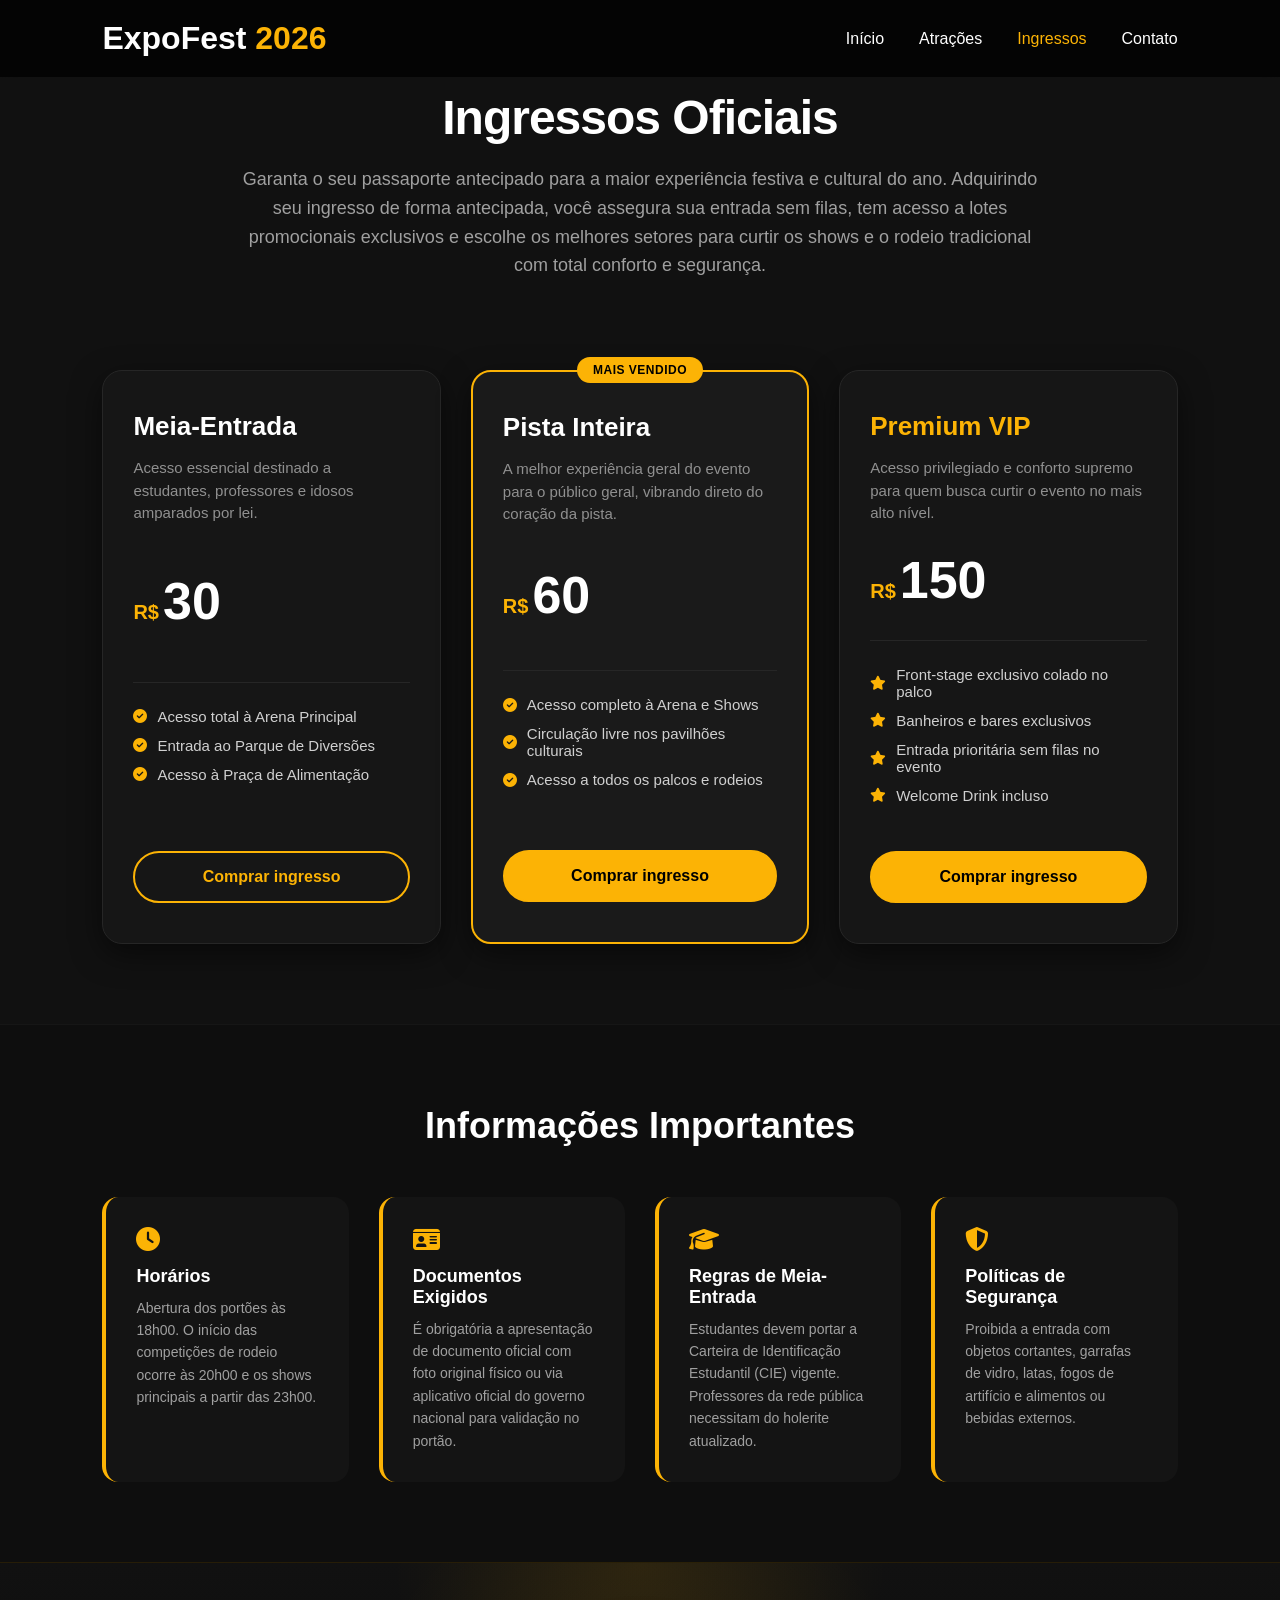
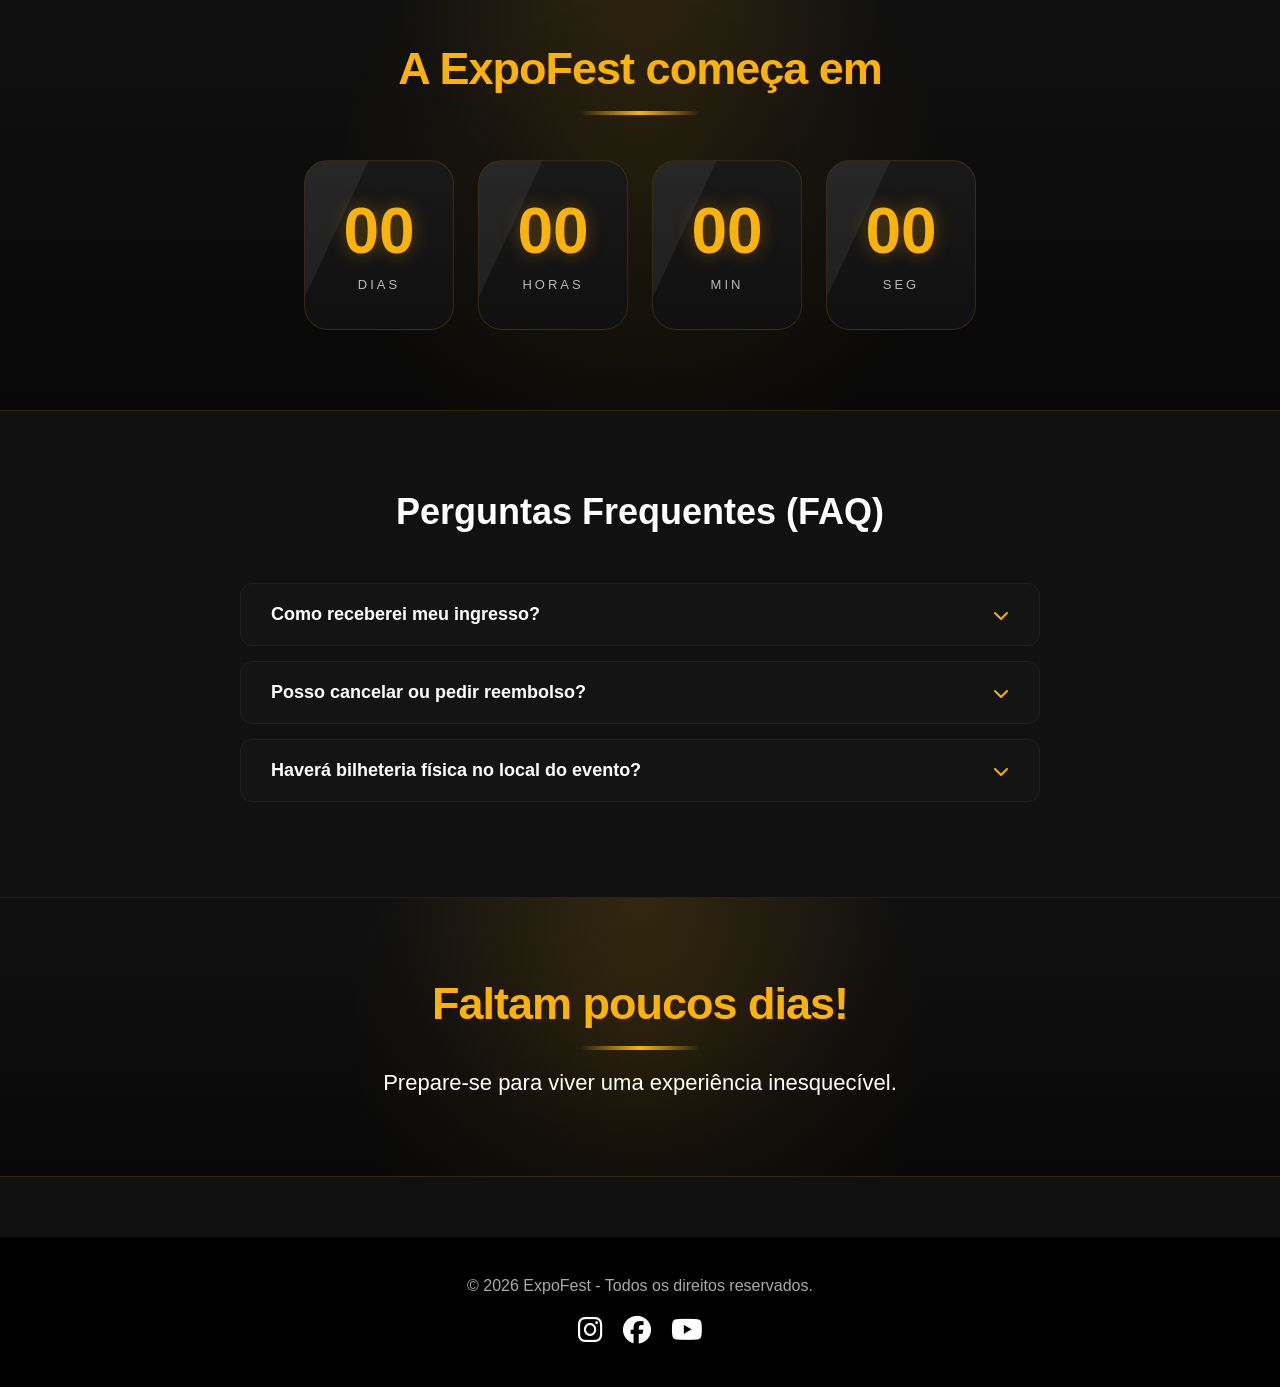
<file: ingressos.html>
<!DOCTYPE html>
<html lang="pt-BR">
<head>
    <meta charset="UTF-8">
    <meta name="viewport" content="width=device-width, initial-scale=1.0">
    <title>Ingressos da Festa - Expofesta Paulistana 2026 </title>

    <link rel="preconnect" href="https://fonts.googleapis.com">
    <link rel="preconnect" href="https://fonts.gstatic.com" crossorigin>
    <link href="https://fonts.googleapis.com/css2?family=Plus+Jakarta+Sans:wght@400;500;600;700;800&display=swap" rel="stylesheet">
    <link rel="stylesheet" href="https://cdnjs.cloudflare.com/ajax/libs/font-awesome/6.5.2/css/all.min.css">
    
    <link rel="stylesheet" href="ingressos.css">
    <link rel="stylesheet" href="style.css">
</head>
<body>

    <header>

        <div class="logo">
            <h1>ExpoFest <span>2026</span></h1>
        </div>

        <nav>
            <ul>
                <li><a href="index.html">Início</a></li>
                <li><a href="atracoes.html">Atrações</a></li>
                <li><a href="ingressos.html" class="active">Ingressos</a></li>
                <li><a href="#faq">Contato</a></li> </ul>
        </nav>

    </header>

    <section class="ingressos-hero">
        <div class="hero-container">
            <h2>Ingressos Oficiais</h2>
            <p>Garanta o seu passaporte antecipado para a maior experiência festiva e cultural do ano. Adquirindo seu ingresso de forma antecipada, você assegura sua entrada sem filas, tem acesso a lotes promocionais exclusivos e escolhe os melhores setores para curtir os shows e o rodeio tradicional com total conforto e segurança.</p>
        </div>
    </section>

    <section class="cards-section">
        <div class="cards-container">

            <div class="ticket-card">
                <div class="card-header">
                    <h3>Meia-Entrada</h3>
                    <p class="ticket-desc">Acesso essencial destinado a estudantes, professores e idosos amparados por lei.</p>
                </div>
                <div class="card-price">
                    <span class="currency">R$</span><span class="price-value">30</span>
                </div>
                <ul class="ticket-benefits">
                    <li><i class="fa-solid fa-circle-check"></i> Acesso total à Arena Principal</li>
                    <li><i class="fa-solid fa-circle-check"></i> Entrada ao Parque de Diversões</li>
                    <li><i class="fa-solid fa-circle-check"></i> Acesso à Praça de Alimentação</li>
                </ul>
                <button class="btn-comprar" data-ticket="Meia-Entrada" data-price="30">Comprar ingresso</button>
            </div>

            <div class="ticket-card featured">
                <div class="badge-featured">Mais Vendido</div>
                <div class="card-header">
                    <h3>Pista Inteira</h3>
                    <p class="ticket-desc">A melhor experiência geral do evento para o público geral, vibrando direto do coração da pista.</p>
                </div>
                <div class="card-price">
                    <span class="currency">R$</span><span class="price-value">60</span>
                </div>
                <ul class="ticket-benefits">
                    <li><i class="fa-solid fa-circle-check"></i> Acesso completo à Arena e Shows</li>
                    <li><i class="fa-solid fa-circle-check"></i> Circulação livre nos pavilhões culturais</li>
                    <li><i class="fa-solid fa-circle-check"></i> Acesso a todos os palcos e rodeios</li>
                </ul>
                <button class="btn-comprar" data-ticket="Pista Inteira" data-price="60">Comprar ingresso</button>
            </div>

            <div class="ticket-card vip">
                <div class="card-header">
                    <h3>Premium VIP</h3>
                    <p class="ticket-desc">Acesso privilegiado e conforto supremo para quem busca curtir o evento no mais alto nível.</p>
                </div>
                <div class="card-price">
                    <span class="currency">R$</span><span class="price-value">150</span>
                </div>
                <ul class="ticket-benefits">
                    <li><i class="fa-solid fa-star"></i> Front-stage exclusivo colado no palco</li>
                    <li><i class="fa-solid fa-star"></i> Banheiros e bares exclusivos</li>
                    <li><i class="fa-solid fa-star"></i> Entrada prioritária sem filas no evento</li>
                    <li><i class="fa-solid fa-star"></i> Welcome Drink incluso</li>
                </ul>
                <button class="btn-comprar" data-ticket="Premium VIP" data-price="150">Comprar ingresso</button>
            </div>

        </div>
    </section>

    <section id="informacoes" class="info-section">
        <h2>Informações Importantes</h2>
        <div class="info-grid">
            <div class="info-box">
                <i class="fa-solid fa-clock"></i>
                <h4>Horários</h4>
                <p>Abertura dos portões às 18h00. O início das competições de rodeio ocorre às 20h00 e os shows principais a partir das 23h00.</p>
            </div>
            <div class="info-box">
                <i class="fa-solid fa-id-card"></i>
                <h4>Documentos Exigidos</h4>
                <p>É obrigatória a apresentação de documento oficial com foto original físico ou via aplicativo oficial do governo nacional para validação no portão.</p>
            </div>
            <div class="info-box">
                <i class="fa-solid fa-graduation-cap"></i>
                <h4>Regras de Meia-Entrada</h4>
                <p>Estudantes devem portar a Carteira de Identificação Estudantil (CIE) vigente. Professores da rede pública necessitam do holerite atualizado.</p>
            </div>
            <div class="info-box">
                <i class="fa-solid fa-shield-halved"></i>
                <h4>Políticas de Segurança</h4>
                <p>Proibida a entrada com objetos cortantes, garrafas de vidro, latas, fogos de artifício e alimentos ou bebidas externos.</p>
            </div>
        </div>
    </section>

    <section class="contador">
    <h2> A ExpoFest começa em</h2>

    <div class="contador-box">
        <div class="tempo">
            <span id="dias">00</span>
            <small>Dias</small>
        </div>

        <div class="tempo">
            <span id="horas">00</span>
            <small>Horas</small>
        </div>

        <div class="tempo">
            <span id="minutos">00</span>
            <small>Min</small>
        </div>

        <div class="tempo">
            <span id="segundos">00</span>
            <small>Seg</small>
        </div>
    </div>
</section>

    <section id="faq" class="faq-section">
        <h2>Perguntas Frequentes (FAQ)</h2>
        <div class="faq-container">
            <div class="faq-item">
                <div class="faq-question">
                    <h3>Como receberei meu ingresso?</h3>
                    <i class="fa-solid fa-chevron-down"></i>
                </div>
                <div class="faq-answer">
                    <p>Logo após a aprovação do pagamento, você receberá um e-mail de confirmação contendo o link para download do seu ingresso em formato PDF e o código QR Code para apresentação no celular.</p>
                </div>
            </div>
            <div class="faq-item">
                <div class="faq-question">
                    <h3>Posso cancelar ou pedir reembolso?</h3>
                    <i class="fa-solid fa-chevron-down"></i>
                </div>
                <div class="faq-answer">
                    <p>Sim, cancelamentos e reembolsos integrais podem ser solicitados em até 7 dias corridos após a data de aquisição, desde que o pedido ocorra em até 48 horas de antecedência do início do evento.</p>
                </div>
            </div>
            <div class="faq-item">
                <div class="faq-question">
                    <h3>Haverá bilheteria física no local do evento?</h3>
                    <i class="fa-solid fa-chevron-down"></i>
                </div>
                <div class="faq-answer">
                    <p>Caso os lotes não se esgotem de forma online, haverá venda residual de ingressos físicos na portaria do evento a partir das 17h, sujeitos a reajustes de preço.</p>
                </div>
            </div>
        </div>
    </section>

    <div id="modal-checkout" class="modal">
        <div class="modal-content">
            <span class="close-modal">&times;</span>
            <i class="fa-solid fa-circle-check success-icon"></i>
            <h2>Ingresso adicionado ao carrinho</h2>
            <p>Seu ingresso para o setor <strong id="modal-ticket-name">---</strong> foi reservado e está aguardando pagamento.</p>
            <div class="modal-summary">
                <span>Total a Pagar:</span>
                <strong id="modal-ticket-price">R$ 00,00</strong>
            </div>
            <button class="btn-finalizar" onclick="window.location.reload();">Ir para o Pagamento</button>
        </div>
    </div>

<section class="contador">

    <h2>Faltam poucos dias!</h2>

    <p>Prepare-se para viver uma experiência inesquecível.</p>
</section>




<footer>

    <p>
        © 2026 ExpoFest - Todos os direitos reservados.
    </p>

    <div class="redes">

        <a href="#"><i class="fab fa-instagram"></i></a>

        <a href="#"><i class="fab fa-facebook"></i></a>

        <a href="#"><i class="fab fa-youtube"></i></a>

    </div>

</footer>
<script src="ingressos.js"></script>

</body>
</html>
</file>
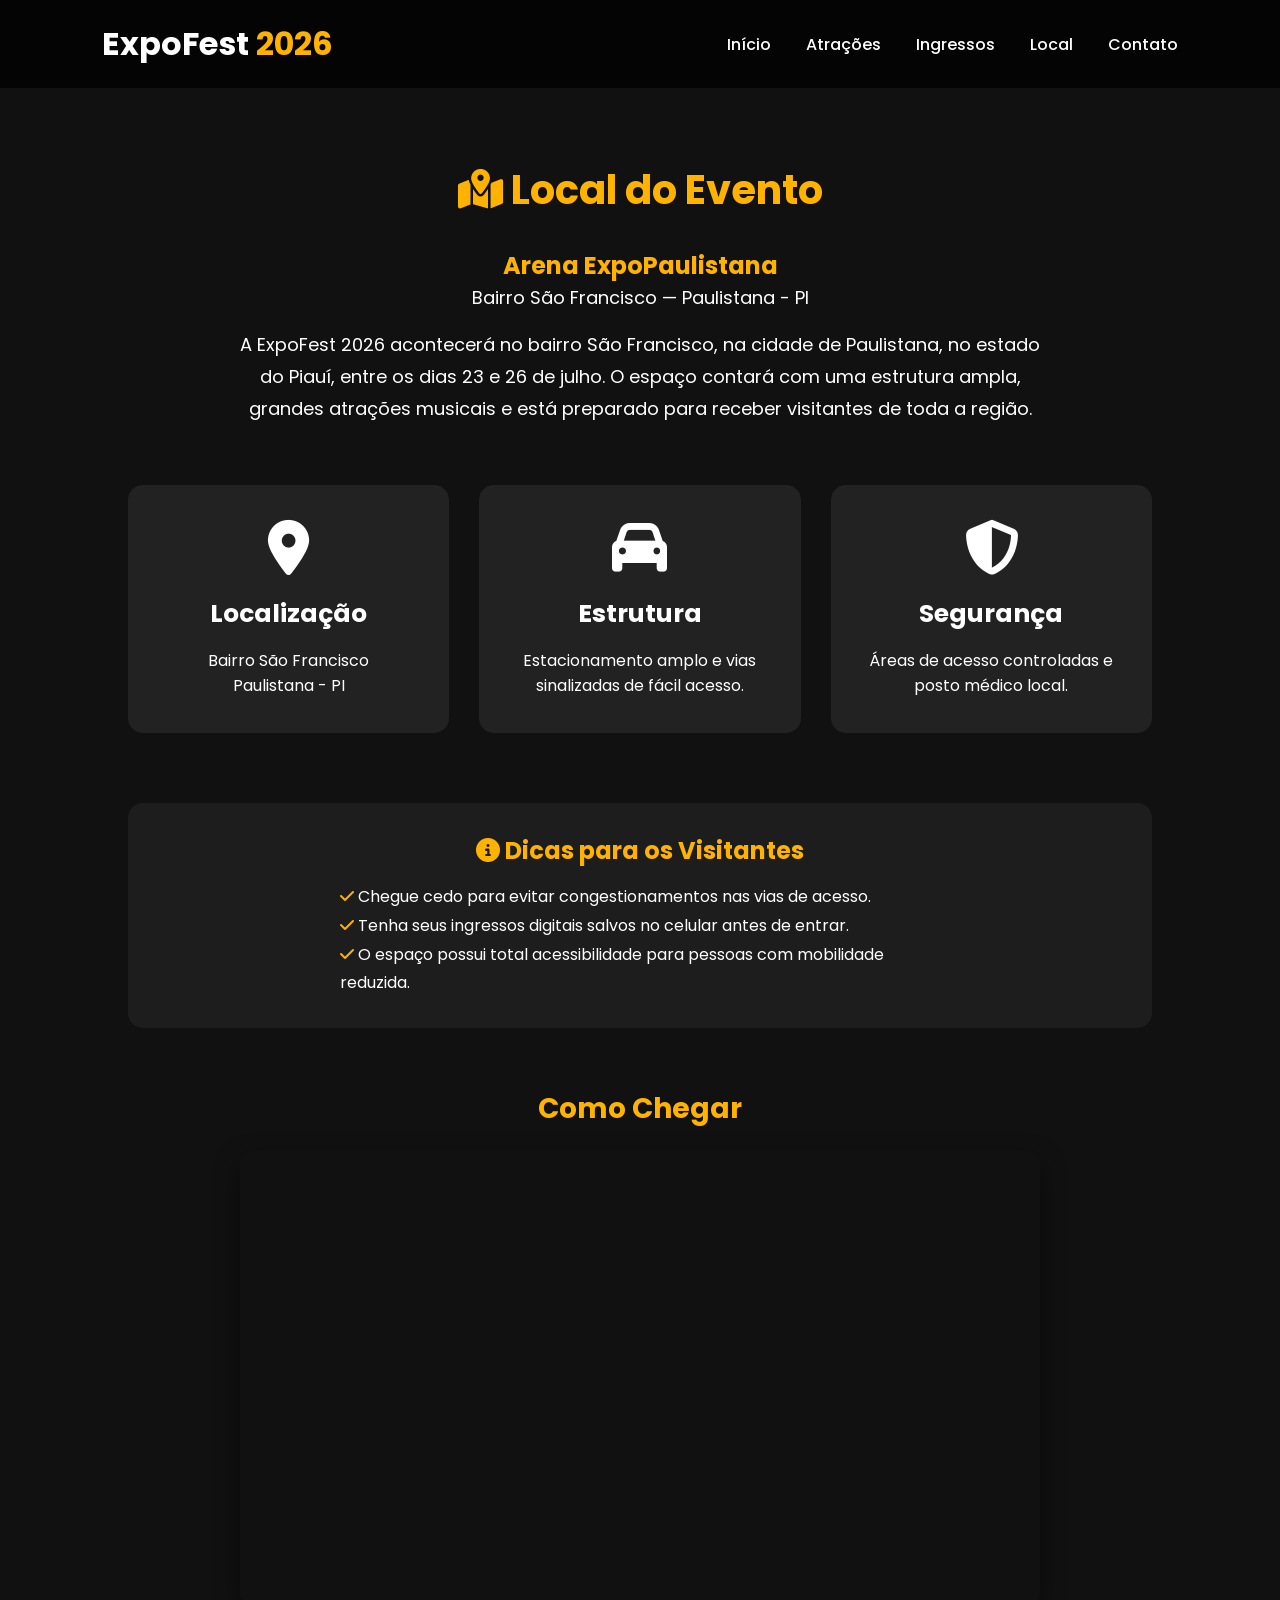
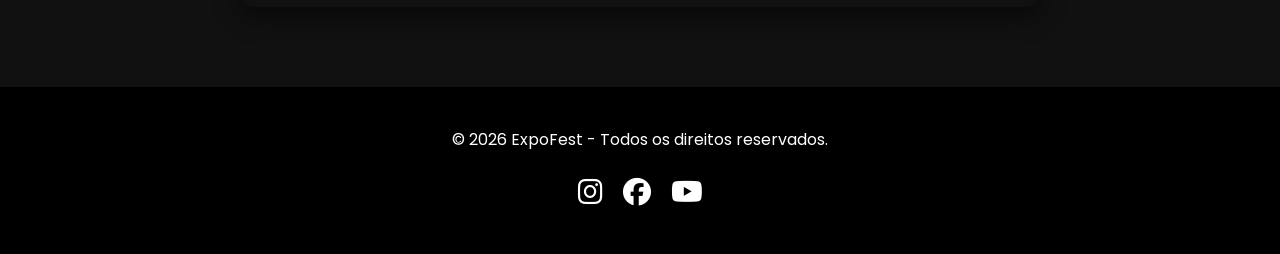
<file: local.html>
<!DOCTYPE html>
<html lang="pt-BR">
<head>
    <meta charset="UTF-8">
    <meta name="viewport" content="width=device-width, initial-scale=1.0">
    <title>Local do Evento - ExpoFest 2026</title>
    
    <link rel="stylesheet" href="style.css">
    <link rel="preconnect" href="https://fonts.googleapis.com">
    <link rel="preconnect" href="https://fonts.gstatic.com" crossorigin>
    <link href="https://fonts.googleapis.com/css2?family=Poppins:wght@300;400;600;700&display=swap" rel="stylesheet">
    <link rel="stylesheet" href="https://cdnjs.cloudflare.com/ajax/libs/font-awesome/6.5.2/css/all.min.css">
</head>
<body>

    <header>
        <div class="logo">
            <h1>ExpoFest <span>2026</span></h1>
        </div>
        <nav>
            <ul>
                <li><a href="index.html">Início</a></li>
                <li><a href="atracoes.html">Atrações</a></li>
                <li><a href="ingressos.html">Ingressos</a></li>
                <li><a href="local_evento.html">Local</a></li>
                <li><a href="contato.html">Contato</a></li>
            </ul>
        </nav>
    </header>

    <main style="padding: 140px 10% 60px 10%; text-align: center;">
        
        <section class="sobre" style="padding: 20px 0;">
            <h2><i class="fa-solid fa-map-location-dot"></i> Local do Evento</h2>
            <p style="font-size: 24px; color: #ffb300; margin-top: 10px;"><strong>Arena ExpoPaulistana</strong></p>
            <p style="font-size: 18px; color: #fff; margin-bottom: 15px;">Bairro São Francisco — Paulistana - PI</p>
            <p style="margin-top: 15px; max-width: 800px; margin-left: auto; margin-right: auto;">
                A ExpoFest 2026 acontecerá no bairro São Francisco, na cidade de Paulistana, no estado do Piauí,
                entre os dias 23 e 26 de julho. O espaço contará com uma estrutura ampla, grandes atrações
                musicais e está preparado para receber visitantes de toda a região.
            </p>
        </section>

        <section class="destaques" style="background: none; padding: 40px 0;">
            <div class="cards">
                
                <div class="card">
                    <i class="fa-solid fa-location-dot"></i>
                    <h3>Localização</h3>
                    <p>Bairro São Francisco<br>Paulistana - PI</p>
                </div>

                <div class="card">
                    <i class="fa-solid fa-car"></i>
                    <h3>Estrutura</h3>
                    <p>Estacionamento amplo e vias sinalizadas de fácil acesso.</p>
                </div>

                <div class="card">
                    <i class="fa-solid fa-shield-halved"></i>
                    <h3>Segurança</h3>
                    <p>Áreas de acesso controladas e posto médico local.</p>
                </div>

            </div>
        </section>

        <section style="margin-top: 30px; background: rgba(255,255,255,0.05); padding: 30px; border-radius: 15px;">
            <h3 style="font-size: 24px; color: #ffb300; margin-bottom: 15px;"><i class="fa-solid fa-circle-info"></i> Dicas para os Visitantes</h3>
            <ul style="list-style: none; padding: 0; text-align: left; max-width: 600px; margin: 0 auto; line-height: 1.8;">
                <li><i class="fa-solid fa-check" style="color: #ffb300;"></i> Chegue cedo para evitar congestionamentos nas vias de acesso.</li>
                <li><i class="fa-solid fa-check" style="color: #ffb300;"></i> Tenha seus ingressos digitais salvos no celular antes de entrar.</li>
                <li><i class="fa-solid fa-check" style="color: #ffb300;"></i> O espaço possui total acessibilidade para pessoas com mobilidade reduzida.</li>
            </ul>
        </section>

        <section style="margin-top: 40px; padding: 20px 0;">
            <h3 style="font-size: 28px; color: #ffb300; margin-bottom: 20px;">Como Chegar</h3>
            <div style="width: 100%; max-width: 800px; margin: 0 auto; border-radius: 15px; overflow: hidden; box-shadow: 0 10px 25px rgba(0,0,0,0.5);">
                <iframe 
                    src="https://www.google.com/maps/embed?pb=!1m18!1m12!1m3!1d15714.733618197177!2d-41.15582995!3d-8.4912384!2m3!1f0!2f0!3f0!3m2!1i1024!2i768!4f13.1!3m3!1m2!1s0x79e564fcbfb51a1%3A0x6b81a94e9f75dfd!2sPaulistana%2C%20PI%2C%2064750-000!5e0!3m2!1spt-BR!2sbr!4v1718900000000!5m2!1spt-BR!2sbr" 
                    width="100%" 
                    height="450" 
                    style="border:0;" 
                    allowfullscreen="" 
                    loading="lazy" 
                    referrerpolicy="no-referrer-when-downgrade">
                </iframe>
            </div>
        </section>

    </main>

    <footer>
        <p>© 2026 ExpoFest - Todos os direitos reservados.</p>
        <div class="redes">
            <a href="https://instagram.com" target="_blank"><i class="fab fa-instagram"></i></a>
            <a href="https://facebook.com" target="_blank"><i class="fab fa-facebook"></i></a>
            <a href="https://youtube.com" target="_blank"><i class="fab fa-youtube"></i></a>
        </div>
    </footer>

</body>
</html>
</file>
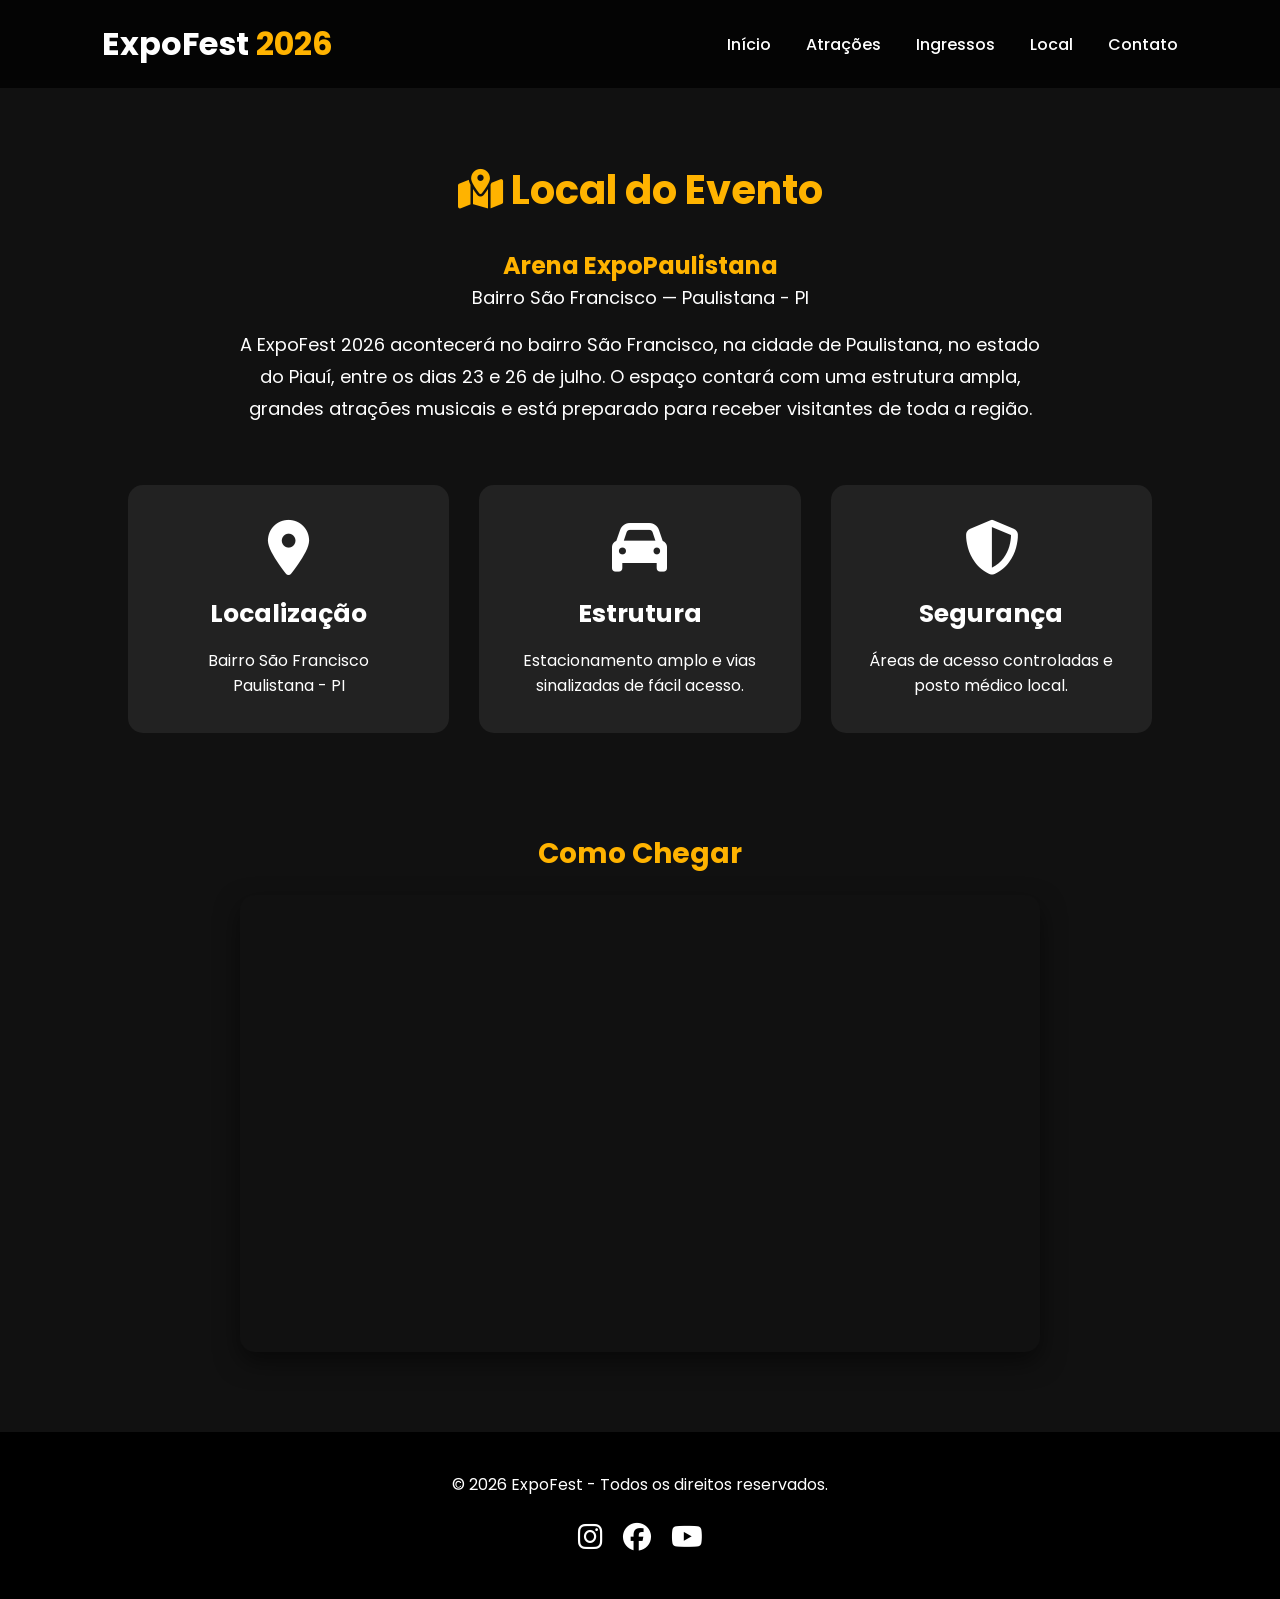
<file: local_evento.html>
<!DOCTYPE html>
<html lang="pt-BR">
<head>
    <meta charset="UTF-8">
    <meta name="viewport" content="width=device-width, initial-scale=1.0">
    <title>Local do Evento - ExpoFest 2026</title>
    
    <link rel="stylesheet" href="style.css">
    <link rel="preconnect" href="https://fonts.googleapis.com">
    <link rel="preconnect" href="https://fonts.gstatic.com" crossorigin>
    <link href="https://fonts.googleapis.com/css2?family=Poppins:wght@300;400;600;700&display=swap" rel="stylesheet">
    <link rel="stylesheet" href="https://cdnjs.cloudflare.com/ajax/libs/font-awesome/6.5.2/css/all.min.css">
</head>
<body>

    <header>
        <div class="logo">
            <h1>ExpoFest <span>2026</span></h1>
        </div>
        <nav>
            <ul>
                <li><a href="index.html">Início</a></li>
                <li><a href="atracoes.html">Atrações</a></li>
                <li><a href="ingressos.html">Ingressos</a></li>
                <li><a href="local_evento.html">Local</a></li>
                <li><a href="contato.html">Contato</a></li>
            </ul>
        </nav>
    </header>

    <main style="padding: 140px 10% 60px 10%; text-align: center;">
        
        <section class="sobre" style="padding: 20px 0;">
            <h2><i class="fa-solid fa-map-location-dot"></i> Local do Evento</h2>
            <p style="font-size: 24px; color: #ffb300; margin-top: 10px;"><strong>Arena ExpoPaulistana</strong></p>
            <p style="font-size: 18px; color: #fff; margin-bottom: 15px;">Bairro São Francisco — Paulistana - PI</p>
            <p style="margin-top: 15px; max-width: 800px; margin-left: auto; margin-right: auto;">
                A ExpoFest 2026 acontecerá no bairro São Francisco, na cidade de Paulistana, no estado do Piauí,
                entre os dias 23 e 26 de julho. O espaço contará com uma estrutura ampla, grandes atrações
                musicais e está preparado para receber visitantes de toda a região.
            </p>
        </section>

        <section class="destaques" style="background: none; padding: 40px 0;">
            <div class="cards">
                
                <div class="card">
                    <i class="fa-solid fa-location-dot"></i>
                    <h3>Localização</h3>
                    <p>Bairro São Francisco<br>Paulistana - PI</p>
                </div>

                <div class="card">
                    <i class="fa-solid fa-car"></i>
                    <h3>Estrutura</h3>
                    <p>Estacionamento amplo e vias sinalizadas de fácil acesso.</p>
                </div>

                <div class="card">
                    <i class="fa-solid fa-shield-halved"></i>
                    <h3>Segurança</h3>
                    <p>Áreas de acesso controladas e posto médico local.</p>
                </div>

            </div>
        </section>

        <section style="margin-top: 40px; padding: 20px 0;">
            <h3 style="font-size: 28px; color: #ffb300; margin-bottom: 20px;">Como Chegar</h3>
            <div style="width: 100%; max-width: 800px; margin: 0 auto; border-radius: 15px; overflow: hidden; box-shadow: 0 10px 25px rgba(0,0,0,0.5);">
                <iframe 
                    src="https://www.google.com/maps/embed?pb=!1m18!1m12!1m3!1d15764.571409971935!2d-41.140082729061614!3d-8.13426188258385!2m3!1f0!2f0!3f0!3m2!1i1024!2i768!4f13.1!3m3!1m2!1s0x7a4e65655a62b8b1%3A0x41df5fc11bcc812a!2zU8OjbyBGcmFuY2lzY28sIFBhdWxpc3RhbmEgLSBQSSwgNjQ3NTAtMDAw!5e0!3m2!1spt-BR!2sbr!4v1719411211111!5m2!1spt-BR!2sbr" 
                    width="100%" 
                    height="450" 
                    style="border:0;" 
                    allowfullscreen="" 
                    loading="lazy" 
                    referrerpolicy="no-referrer-when-downgrade">
                </iframe>
            </div>
        </section>

    </main>

    <footer>
        <p>© 2026 ExpoFest - Todos os direitos reservados.</p>
        <div class="redes">
            <a href="#"><i class="fab fa-instagram"></i></a>
            <a href="#"><i class="fab fa-facebook"></i></a>
            <a href="#"><i class="fab fa-youtube"></i></a>
        </div>
    </footer>

</body>
</html>
</file>
<file: ingressos.css>
<<<<<<< HEAD
/* --- Reset Geral e Configurações de Identidade Visual --- */
* {
    margin: 0;
    padding: 0;
    box-sizing: border-box;
    font-family: 'Plus Jakarta Sans', sans-serif;
    scroll-behavior: smooth;
}

body {
    background: linear-gradient(180deg, #0b0b0b 0%, #141414 50%, #080808 100%);
    color: #ffffff;
    overflow-x: hidden;
}

/* --- Header / Navbar --- */
header {
    width: 100%;
    padding: 20px 8%;
    display: flex;
    justify-content: space-between;
    align-items: center;

    position: fixed;
    top: 0;
    left: 0;
    z-index: 999;

    background: rgba(11, 11, 11, 0.75);
    backdrop-filter: blur(10px);
    transition: 0.3s;
    border-bottom: 1px solid rgba(255, 255, 255, 0.05);
}

/* efeito quando rolar página */
header.scrolled {
    background: rgba(11, 11, 11, 0.95);
}

.logo h1 {
    font-size: 28px;
    font-weight: 800;
    color: #ffffff;
}

.logo h1 span {
    color: #fcb305;
}

nav ul {
    display: flex;
    list-style: none;
    gap: 35px;
}

nav ul li a {
    color: #ffffff;
    text-decoration: none;
    font-weight: 500;
    transition: 0.3s;
}

nav ul li a:hover,
nav ul li a.active {
    color: #fcb305;
}

/* --- Hero Intro --- */
.ingressos-hero {
    padding: 90px 8% 50px 8%;
    text-align: center;
    animation: fadeInUp 0.8s ease-in-out;
}

.hero-container {
    max-width: 800px;
    margin: 0 auto;
}

.ingressos-hero h2 {
    font-size: 48px;
    font-weight: 800;
    margin-bottom: 20px;
    letter-spacing: -1px;
}

.ingressos-hero p {
    color: #a0a0a0;
    font-size: 18px;
    line-height: 1.6;
}

/* --- Cards Container e Sistema de Grid Responsivo --- */
.cards-section {
    padding: 40px 8% 80px 8%;
    animation: fadeInUp 1s ease-in-out;
}

.cards-container {
    display: grid;
    grid-template-columns: repeat(auto-fit, minmax(300px, 1fr));
    gap: 30px;
    max-width: 1200px;
    margin: 0 auto;
}

.ticket-card {
    background-color: #161616;
    border: 1px solid #262626;
    border-radius: 20px;
    padding: 40px 30px;
    display: flex;
    flex-direction: column;
    justify-content: space-between;
    position: relative;
    transition: all 0.4s cubic-bezier(0.165, 0.84, 0.44, 1);
    box-shadow: 0 10px 30px rgba(0,0,0,0.5);
}

.ticket-card:hover {
    transform: translateY(-8px);
    border-color: rgba(252, 179, 5, 0.4);
    box-shadow: 0 15px 40px rgba(252, 179, 5, 0.1);
}

/* Destaque do Card Central */
.ticket-card.featured {
    border: 2px solid #fcb305;
    background-color: #1a1a1a;
}

.badge-featured {
    position: absolute;
    top: -15px;
    left: 50%;
    transform: translateX(-50%);
    background-color: #fcb305;
    color: #000000;
    font-size: 12px;
    font-weight: 800;
    text-transform: uppercase;
    padding: 6px 16px;
    border-radius: 30px;
    letter-spacing: 0.5px;
}

.card-header h3 {
    font-size: 26px;
    font-weight: 700;
    margin-bottom: 15px;
}

.ticket-card.vip h3 {
    color: #fcb305;
}

.ticket-desc {
    color: #909090;
    font-size: 15px;
    line-height: 1.5;
    margin-bottom: 25px;
}

.card-price {
    margin-bottom: 30px;
}

.currency {
    color: #fcb305;
    font-size: 20px;
    font-weight: 700;
    margin-right: 4px;
}

.price-value {
    font-size: 52px;
    font-weight: 800;
}

.ticket-benefits {
    list-style: none;
    margin-bottom: 35px;
    border-top: 1px solid #262626;
    padding-top: 25px;
}

.ticket-benefits li {
    font-size: 15px;
    color: #d0d0d0;
    margin-bottom: 12px;
    display: flex;
    align-items: center;
    gap: 10px;
}

.ticket-benefits li i {
    color: #fcb305;
    font-size: 14px;
}

/* Interatividade dos Botões */
.btn-comprar {
    width: 100%;
    background-color: transparent;
    color: #fcb305;
    border: 2px solid #fcb305;
    padding: 15px;
    font-size: 16px;
    font-weight: 700;
    border-radius: 50px;
    cursor: pointer;
    transition: all 0.3s ease;
}

.btn-comprar:hover {
    background-color: #fcb305;
    color: #000000;
}

.featured .btn-comprar, .vip .btn-comprar {
    background-color: #fcb305;
    color: #000000;
}

.featured .btn-comprar:hover, .vip .btn-comprar:hover {
    background-color: #e09f04;
    border-color: #e09f04;
}

/* --- Informações Importantes --- */
.info-section {
    background-color: #0e0e0e;
    padding: 80px 8%;
    border-top: 1px solid rgba(255, 255, 255, 0.03);
}

.info-section h2 {
    text-align: center;
    font-size: 36px;
    font-weight: 800;
    margin-bottom: 50px;
}

.info-grid {
    display: grid;
    grid-template-columns: repeat(auto-fit, minmax(240px, 1fr));
    gap: 30px;
    max-width: 1200px;
    margin: 0 auto;
}

.info-box {
    background-color: #141414;
    padding: 30px;
    border-radius: 16px;
    border-left: 4px solid #fcb305;
}

.info-box i {
    font-size: 24px;
    color: #fcb305;
    margin-bottom: 15px;
}

.info-box h4 {
    font-size: 18px;
    margin-bottom: 10px;
    font-weight: 700;
}

.info-box p {
    color: #a0a0a0;
    font-size: 14px;
    line-height: 1.6;
}

/* --- FAQ Section --- */
.faq-section {
    padding: 80px 8%;
}

.faq-section h2 {
    text-align: center;
    font-size: 36px;
    font-weight: 800;
    margin-bottom: 50px;
}

.faq-container {
    max-width: 800px;
    margin: 0 auto;
}

.faq-item {
    background-color: #141414;
    margin-bottom: 15px;
    border-radius: 12px;
    overflow: hidden;
    border: 1px solid #202020;
}

.faq-question {
    padding: 20px 30px;
    display: flex;
    justify-content: space-between;
    align-items: center;
    cursor: pointer;
    transition: background 0.3s ease;
}

.faq-question:hover {
    background-color: #1a1a1a;
}

.faq-question h3 {
    font-size: 18px;
    font-weight: 600;
}

.faq-question i {
    color: #fcb305;
    transition: transform 0.3s ease;
}

.faq-answer {
    padding: 0 30px;
    max-height: 0;
    overflow: hidden;
    transition: max-height 0.4s ease, padding 0.3s ease;
}


.faq-answer p {
    color: #a0a0a0;
    font-size: 15px;
    line-height: 1.6;
    padding-bottom: 20px;
}

/* Classe ativa adicionada pelo JS */
.faq-item.active .faq-answer {
    max-height: 500px;
    padding-top: 10px;
}

.faq-item.active .faq-question i {
    transform: rotate(180deg);
}

/* --- Modal Checkout --- */
.modal {
    display: none;
    position: fixed;
    z-index: 1000;
    left: 0;
    top: 0;
    width: 100%;
    height: 100%;
    background-color: rgba(0,0,0,0.85);
    align-items: center;
    justify-content: center;
    backdrop-filter: blur(5px);
}

.modal-content {
    background-color: #181818;
    border: 1px solid #333;
    padding: 40px;
    border-radius: 24px;
    max-width: 450px;
    width: 90%;
    text-align: center;
    position: relative;
    animation: scaleUp 0.3s ease-out;
}

.close-modal {
    position: absolute;
    right: 25px;
    top: 20px;
    font-size: 28px;
    color: #666;
    cursor: pointer;
}

.close-modal:hover {
    color: #fff;
}

.success-icon {
    font-size: 54px;
    color: #fcb305;
    margin-bottom: 20px;
}

.modal-content h2 {
    font-size: 28px;
    margin-bottom: 10px;
}

.modal-content p {
    color: #a0a0a0;
    margin-bottom: 25px;
}

.modal-summary {
    background-color: #0f0f0f;
    padding: 15px 20px;
    border-radius: 12px;
    display: flex;
    justify-content: space-between;
    align-items: center;
    margin-bottom: 30px;
}

.modal-summary strong {
    color: #fcb305;
    font-size: 22px;
}

.btn-finalizar {
    width: 100%;
    background-color: #fcb305;
    color: #000000;
    border: none;
    padding: 15px;
    font-size: 16px;
    font-weight: 700;
    border-radius: 50px;
    cursor: pointer;
}

/* --- Footer --- */
footer {
    text-align: center;
    padding: 40px;
    background: #000;
    margin-top: 60px;
}

footer p {
    color: #aaa;
    margin-bottom: 10px;
}

footer .final-texto {
    font-size: 18px;
    margin-bottom: 20px;
    color: #fff;
}

.redes {
    display: flex;
    justify-content: center;
    gap: 20px;
}

.redes a {
    color: #fff;
    font-size: 24px;
    transition: 0.3s;
}

.redes a:hover {
    color: #fcb305;
    transform: scale(1.2);
}
/* --- Animações --- */
@keyframes fadeInUp {
    from {
        opacity: 0;
        transform: translateY(20px);
    }
    to {
        opacity: 1;
        transform: translateY(0);
    }
}

@keyframes scaleUp {
    from { transform: scale(0.8); opacity: 0; }
    to { transform: scale(1); opacity: 1; }
}

/* ==========================
   CONTADOR REGRESSIVO
========================== */

.contador {
    padding: 100px 8%;
    text-align: center;

    background:
        radial-gradient(circle at center,
        rgba(252,179,5,0.08),
        transparent 45%),
        linear-gradient(
        180deg,
        #111 0%,
        #080808 100%);

    position: relative;

    overflow: hidden;

    border-top: 1px solid rgba(252,179,5,.12);
    border-bottom: 1px solid rgba(252,179,5,.12);
}

/* brilho decorativo */
.contador::before {
    content: "";

    position: absolute;

    width: 500px;
    height: 500px;

    background:
        radial-gradient(
            circle,
            rgba(252,179,5,.10),
            transparent 70%
        );

    top: -250px;
    left: 50%;

    transform: translateX(-50%);

    pointer-events: none;
}

.contador h2 {
    font-size: 42px;

    font-weight: 800;

    margin-bottom: 18px;

    color: white;

    letter-spacing: -1px;

    animation: surgir 1s ease;
}

.contador h2::after {
    content: "";

    display: block;

    width: 120px;

    height: 4px;

    margin: 16px auto 0;

    border-radius: 50px;

    background:
        linear-gradient(
            90deg,
            transparent,
            #fcb305,
            transparent
        );
}

.contador-box {

    display: flex;

    justify-content: center;

    gap: 24px;

    flex-wrap: wrap;

    margin-top: 45px;

}

/* CARD */
.tempo {

    width: 150px;

    min-height: 170px;

    background:
        linear-gradient(
            180deg,
            #191919,
            #101010
        );

    border:

        1px solid rgba(252,179,5,.15);

    border-radius: 24px;

    display: flex;

    flex-direction: column;

    justify-content: center;

    align-items: center;

    position: relative;

    overflow: hidden;

    transition: .45s;
}

/* reflexo */
.tempo::before {

    content: "";

    position: absolute;

    top: -120%;

    left: -30%;

    width: 80px;

    height: 300%;

    background:

        rgba(255,255,255,.06);

    transform: rotate(25deg);

    transition: .8s;

}

.tempo:hover::before {

    left: 140%;

}

.tempo:hover {

    transform:
        translateY(-10px)
        scale(1.04);

    border-color: #fcb305;

    box-shadow:
        0 0 40px rgba(252,179,5,.15);

}

.tempo span {

    font-size: 64px;

    font-weight: 800;

    line-height: 1;

    color: #fcb305;

    text-shadow:
        0 0 18px
        rgba(252,179,5,.35);

}

.tempo small {

    margin-top: 14px;

    color: #b8b8b8;

    font-size: 13px;

    letter-spacing: 3px;

    text-transform: uppercase;

}

/* mensagem */
#mensagem-contador {

    margin-top: 40px;

    font-size: 18px;

    color: #bdbdbd;

    max-width: 700px;

    margin-inline: auto;

    line-height: 1.8;

}

/* RESPONSIVO */

@media (max-width:768px){

.contador{
padding:80px 6%;
}

.contador h2{
font-size:32px;
}

.tempo{

width:130px;

min-height:150px;

}

.tempo span{

font-size:48px;

}

}

/* animação */

@keyframes surgir {

from{

opacity:0;

transform:translateY(30px);

}

to{

opacity:1;

transform:translateY(0);

}

=======
/* RESET BÁSICO */
* {
  margin: 0;
  padding: 0;
  box-sizing: border-box;
  font-family: 'Plus Jakarta Sans', sans-serif;
}

body {
  background: #0b0b0b;
  color: #fff;
}

/* HEADER */
header {
  display: flex;
  justify-content: space-between;
  align-items: center;
  padding: 20px 8%;
  position: fixed;
  top: 0;
  width: 100%;
  background: rgba(0,0,0,0.8);
}

nav ul {
  display: flex;
  list-style: none;
  gap: 20px;
}

nav a {
  color: #fff;
  text-decoration: none;
}

nav a:hover,
nav a.active {
  color: #fcb305;
}

/* HERO */
.ingressos-hero {
  text-align: center;
  padding: 120px 20px 50px;
}

/* CARDS */
.cards-container {
  display: grid;
  grid-template-columns: repeat(auto-fit, minmax(250px, 1fr));
  gap: 20px;
  padding: 40px;
}

.ticket-card {
  background: #161616;
  padding: 25px;
  border-radius: 15px;
  transition: 0.3s;
}

.ticket-card:hover {
  transform: translateY(-5px);
}

/* PREÇO */
.price-value {
  font-size: 40px;
  color: #fcb305;
}

/* BOTÃO */
.btn-comprar {
  width: 100%;
  padding: 12px;
  background: transparent;
  border: 2px solid #fcb305;
  color: #fcb305;
  cursor: pointer;
}

.btn-comprar:hover {
  background: #fcb305;
  color: #000;
}

/* INFO */
.info-section {
  padding: 60px 20px;
  text-align: center;
}

/* FAQ */
.faq-item {
  background: #141414;
  margin-bottom: 10px;
  padding: 15px;
}

/* MODAL */
.modal {
  display: none;
  position: fixed;
  inset: 0;
  background: rgba(0,0,0,0.8);
  justify-content: center;
  align-items: center;
}

.modal-content {
  background: #181818;
  padding: 30px;
  border-radius: 15px;
}

/* CONTADOR */
.contador {
  text-align: center;
  padding: 60px 20px;
}

.tempo span {
  font-size: 40px;
  color: #fcb305;
}

/* FOOTER */
footer {
  text-align: center;
  padding: 30px;
  background: #000;
}

/* RESPONSIVO */
@media (max-width: 768px) {
  .cards-container {
    grid-template-columns: 1fr;
  }
>>>>>>> 7846f4a (Adicionando Layout inicial que será melhorado)
}
</file>
<file: style.css>
/* ==========================
   RESET
========================== */

*{
    margin:0;
    padding:0;
    box-sizing:border-box;
    font-family:'Poppins',sans-serif;
}

body{
    background:#111;
    color:#fff;
}

/* ==========================
   HEADER
========================== */

header{
    width:100%;
    padding:20px 8%;
    display:flex;
    justify-content:space-between;
    align-items:center;
    position:fixed;
    top:0;
    left:0;
    background:rgba(0,0,0,0.75);
    backdrop-filter:blur(10px);
    z-index:999;
}

.logo h1{
    color:#fff;
    font-size:32px;
}

.logo span{
    color:#ffb300;
}

nav ul{
    display:flex;
    list-style:none;
    gap:35px;
}

nav a{
    text-decoration:none;
    color:white;
    font-weight:500;
    transition:.3s;
}

nav a:hover{
    color:#ffb300;
}

/* ==========================
   BANNER
========================== */

.banner{
    width:100%;
    height:100vh;

    background:
    linear-gradient(rgba(0,0,0,.55),
    rgba(0,0,0,.55)),
    url("imagens/banner.jpg");

    background-size:cover;
    background-position:center;

    display:flex;
    align-items:center;
    justify-content:center;
    text-align:center;
}

.banner-texto{
    max-width:700px;
}

.banner h2{
    font-size:60px;
    margin-bottom:20px;
}

.banner p{
    font-size:20px;
    margin-bottom:35px;
}

.botao{
    display:inline-block;
    background:#ffb300;
    color:#111;
    padding:15px 35px;
    border-radius:50px;
    text-decoration:none;
    font-weight:bold;
    transition:.4s;
}

.botao:hover{
    background:#fff;
    transform:scale(1.05);
}

/* ==========================
   SOBRE
========================== */

.sobre{
    padding:90px 10%;
    text-align:center;
}

.sobre h2{
    font-size:40px;
    margin-bottom:30px;
    color:#ffb300;
}

.sobre p{
    font-size:18px;
    line-height:32px;
}

/* ==========================
   CARDS
========================== */

.destaques{
    padding:90px 8%;
    background:#1a1a1a;
}

.destaques h2{
    text-align:center;
    margin-bottom:50px;
    color:#ffb300;
    font-size:40px;
}

.cards{
    display:grid;
    grid-template-columns:repeat(auto-fit,minmax(230px,1fr));
    gap:30px;
}

.card{

    background:#222;

    padding:35px;

    text-align:center;

    border-radius:15px;

    transition:.4s;

}

.card:hover{

    transform:translateY(-10px);

    background:#ffb300;

    color:#111;

}

.card i{

    font-size:55px;

    margin-bottom:20px;

}

.card h3{

    margin-bottom:15px;

    font-size:25px;

}

/* ==========================
   CONTADOR
========================== */

.contador{

    padding:80px;

    text-align:center;

}

.contador h2{

    font-size:45px;

    color:#ffb300;

    margin-bottom:20px;

}

.contador p{

    font-size:22px;

}

/* ==========================
   FOOTER
========================== */

footer{

    background:#000;

    text-align:center;

    padding:40px;

}

footer p{

    margin-bottom:20px;

}

.redes{

    display:flex;

    justify-content:center;

    gap:20px;

}

.redes a{

    color:white;

    font-size:28px;

    transition:.3s;

}

.redes a:hover{

    color:#ffb300;

    transform:scale(1.2);

}

/* ==========================
   RESPONSIVO
========================== */

@media(max-width:900px){

header{

    flex-direction:column;

    gap:15px;

}

nav ul{

    gap:18px;

}

.banner h2{

    font-size:42px;

}

.banner p{

    font-size:18px;

}

.sobre,
.destaques{

    padding:70px 6%;

}

}

@media(max-width:600px){

.banner h2{

    font-size:32px;

}

.banner p{

    font-size:16px;

}

.botao{

    padding:12px 28px;

}

.logo h1{

    font-size:25px;

}

nav ul{

    flex-wrap:wrap;

    justify-content:center;

}

}
/* ==========================
   DATAS DO EVENTO
========================== */

.datas{
    padding:80px 10%;
    text-align:center;
    background:#181818;
}

.datas h2{
    color:#ffb300;
    font-size:40px;
    margin-bottom:20px;
}

.datas p{
    font-size:18px;
    margin-bottom:40px;
}

.dias{
    display:flex;
    justify-content:center;
    gap:25px;
    flex-wrap:wrap;
}

.dia{
    width:140px;
    background:#222;
    border-radius:15px;
    padding:25px;
    transition:.3s;
}

.dia:hover{
    transform:translateY(-8px);
    background:#ffb300;
    color:#111;
}

.dia h3{
    font-size:40px;
    margin-bottom:10px;
}

.dia span{
    font-size:16px;
    font-weight:500;
}
/* ==========================
   HORÁRIO
========================== */

.horario{
    padding:80px 10%;
    text-align:center;
}

.horario h2{
    color:#ffb300;
    font-size:40px;
    margin-bottom:20px;
}

.horario p{
    font-size:18px;
    margin-bottom:10px;
    line-height:30px;
}
</file>
